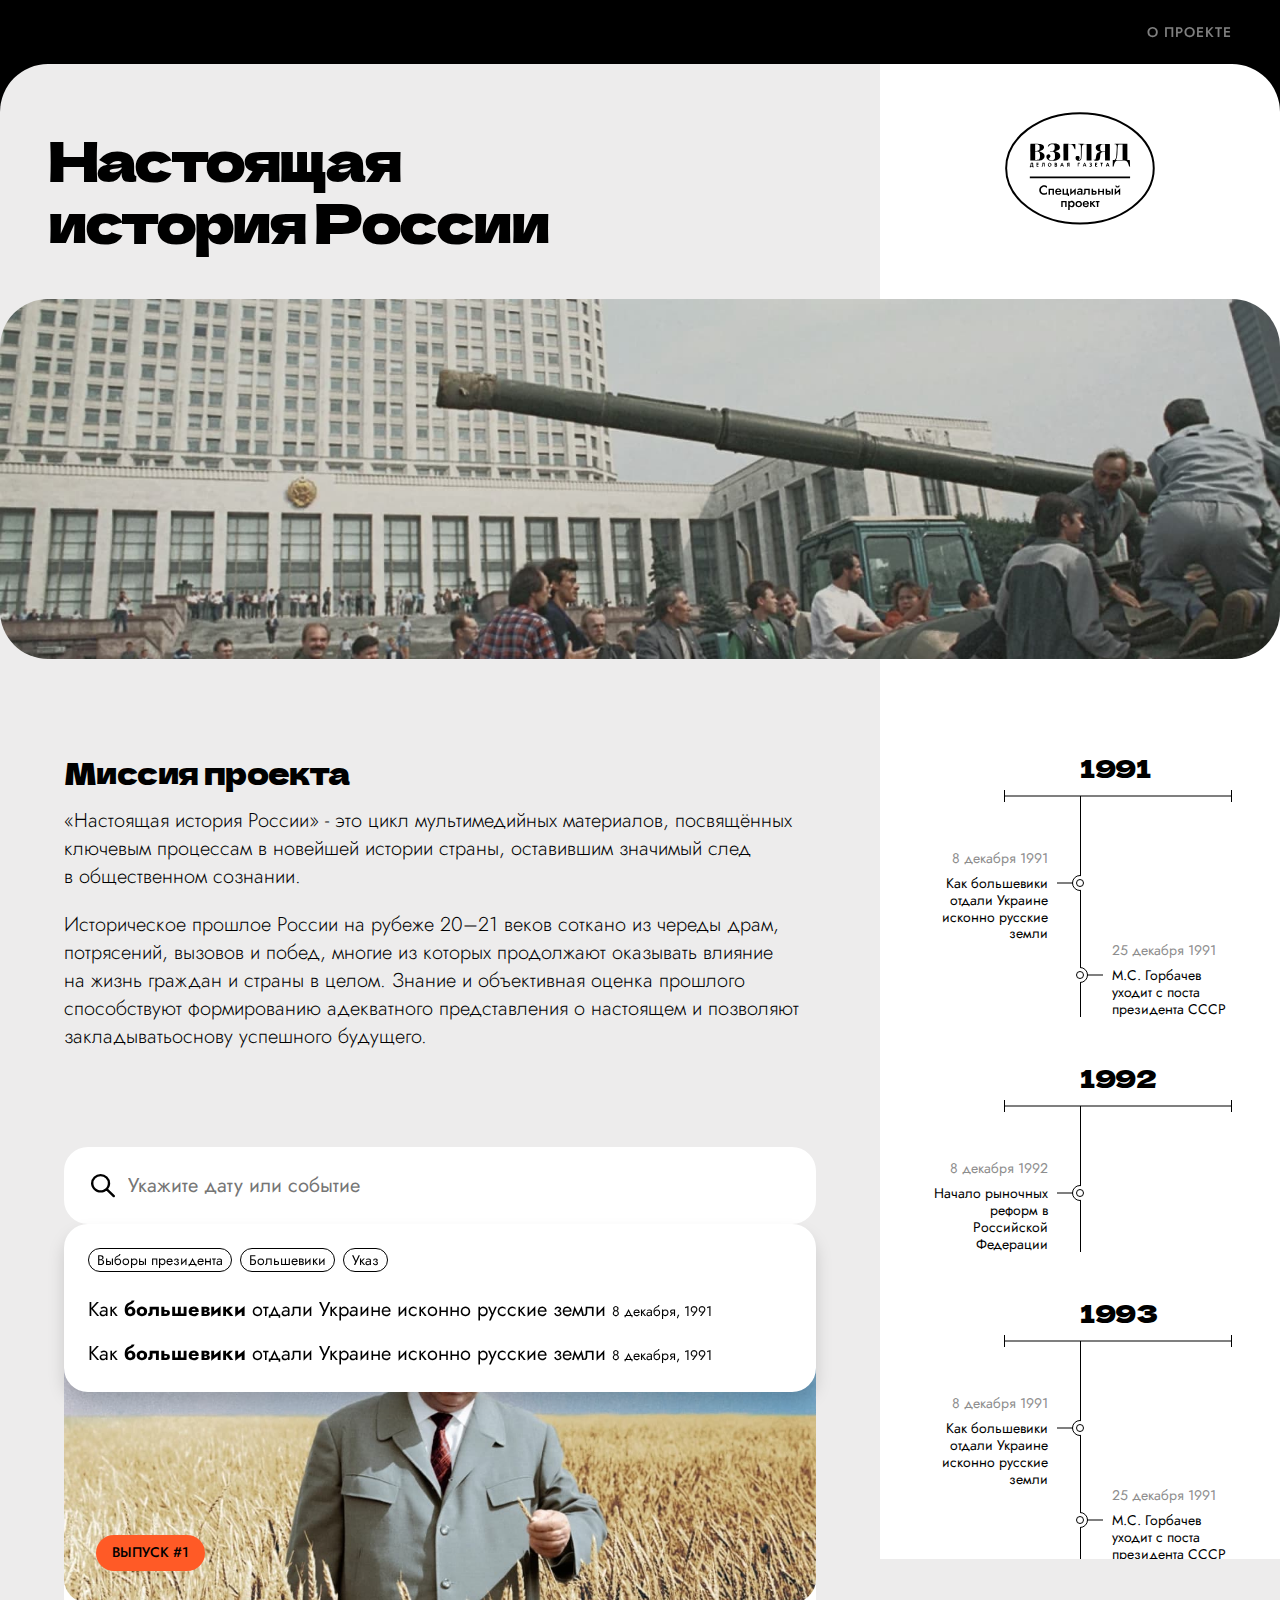
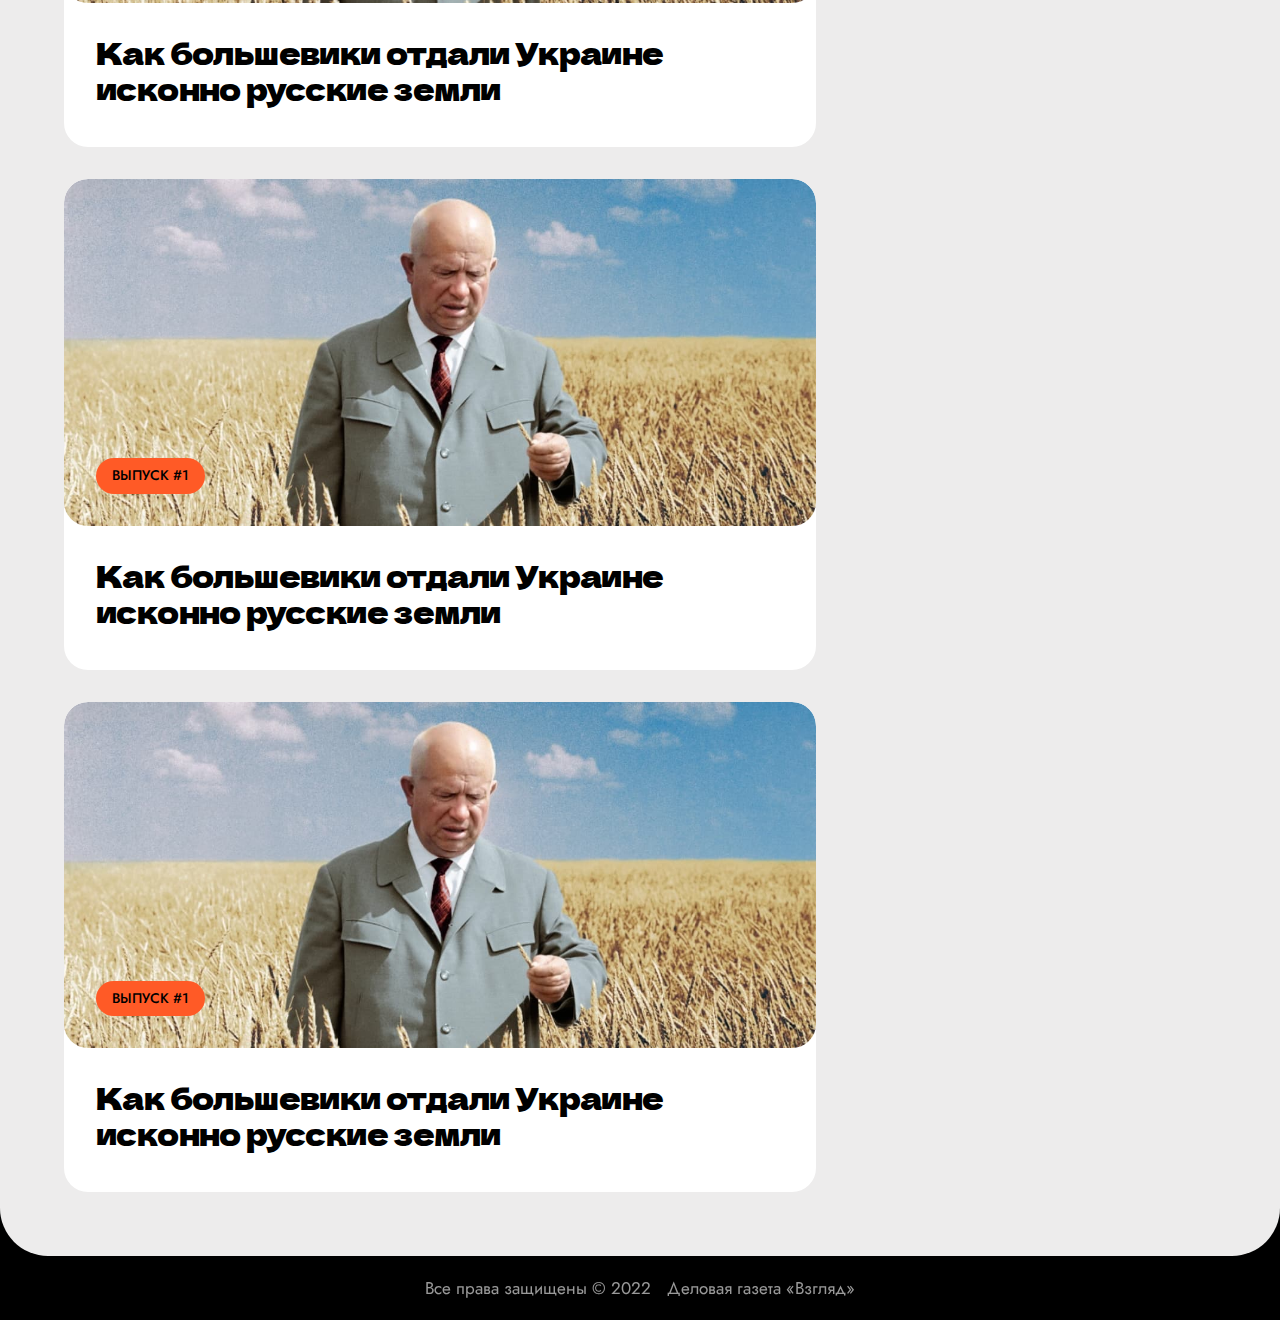
<file: index.html>
<html lang="en">

<head>
  <meta name="referrer" content="origin" />
  <meta name="viewport" content="width=device-width, initial-scale=1.0, viewport-fit=cover" />
  <title>Настоящая история России</title>
  <!-- <meta property="og:type" content="website" />
    <meta property="og:site_name" content="mind.pet" />
    <meta property="og:locale" content="en" />
    <meta name="twitter:card" content="summary_large_image" />
    <meta name="twitter:site" content="@mindpetapp" />
    <meta
      name="description"
      content="Evidence based mental health through gaming. Mindpet is a gaming world for self-care. Meet your Mindpet and join our community."
    />
    <meta property="og:title" content="mind.pet" />
    <meta property="og:url" content="https://mind.pet/" />
    <meta property="og:image" content="/images/og.png" />
    <meta property="og:image:width" content="1200" />
    <meta property="og:image:height" content="630" />
    <meta
      property="og:description"
      content="Evidence based mental health through gaming. Mindpet is a gaming world for self-care. Meet your Mindpet and join our community."
    />
    <meta name="twitter:title" content="mind.pet" />
    <meta name="twitter:url" content="https://mind.pet/" />
    <meta name="twitter:image" content="/images/og.png" />
    <meta name="twitter:image:width" content="1200" />
    <meta name="twitter:image:height" content="630" />
    <meta
      name="twitter:description"
      content="Evidence based mental health through gaming. Mindpet is a gaming world for self-care. Meet your Mindpet and join our community."
    />
    <link rel="image_src" href="/images/og.png" />
    <link rel="canonical" href="https://mind.pet/" /> -->
  <link href="/index.css" rel="stylesheet" />
  <link rel="shortcut icon" href="/images/favicon.ico" />
  <link rel="preconnect" href="https://fonts.googleapis.com" />
  <link rel="preconnect" href="https://fonts.gstatic.com" crossorigin />
  <link
    href="https://fonts.googleapis.com/css2?family=Jost:ital,wght@0,300;0,400;0,500;0,600;1,400&display=swap&subset=cyrillic"
    rel="stylesheet" />

  <script src="/index.js" type="text/javascript"></script>
</head>

<body>
  <div class="body-wrapper">
    <nav class="nav-homepage">
      <a class="home" href="/">Настоящая история России</a>
      <a class="about" href="/about">О проекте</a>
    </nav>
    <main>
      <header class="intro">
        <h1>Настоящая<br />история России</h1>
        <a href="https://vz.ru/" target="_blank" class="logo"><img src="/images/logo.svg" /></a>
        <div class="image"><img src="/images/home_main_photo.jpeg" /></div>
      </header>
      <div class="cols">
        <div class="col col-left">
          <!-- mission -->
          <section class="mission">
            <h2>Миссия проекта</h2>
            <div>
              <p>
                «Настоящая история России» - это цикл мультимедийных материалов, посвящённых ключевым процессам
                в новейшей
                истории страны, оставившим значимый след в общественном сознании.
              </p>
              <p>
                Историческое прошлое России на рубеже 20–21 веков соткано из череды драм, потрясений, вызовов и побед,
                многие из которых продолжают оказывать влияние на жизнь граждан и страны в целом. Знание и объективная
                оценка прошлого способствуют формированию адекватного представления о настоящем и позволяют
                закладыватьоснову успешного будущего.
              </p>
            </div>
          </section>
          <!-- search -->
          <section class="search">
            <div class="wrapper">
              <div class="image"><img src="/images/search.svg" /></div>
              <input placeholder="Укажите дату или событие" />
              <div class="suggestions">
                <div class="tags">
                  <a class="tag" href="#">Выборы президента</a>
                  <a class="tag" href="#">Большевики</a>
                  <a class="tag" href="#">Указ</a>
                </div>
                <div class="results">
                  <a class="result" href="#">
                    <span class="title">Как <b>большевики</b> отдали Украине исконно русские
                      земли</span>
                    <span class="date">8 декабря, 1991</span>
                  </a>
                  <a href="#" class="result">
                    <span class="title">Как <b>большевики</b> отдали Украине исконно русские
                      земли</span>
                    <span class="date">8 декабря, 1991</span>
                  </a>
                </div>
              </div>
            </div>
          </section>
          <!-- post-list -->
          <section class="post-list">
            <article class="post-item">
              <a href="/post/" class="event">
                <div class="image"><img src="/images/hr.jpeg" />
                  <div class="issue-number">Выпуск #1</div>
                </div>
                <h2>Как большевики отдали Украине исконно русские земли</h2>
              </a>
            </article>
            <article class="post-item">
              <a href="/post/" class="event">
                <div class="image"><img src="/images/hr.jpeg" />
                  <div class="issue-number">Выпуск #1</div>
                </div>
                <h2>Как большевики отдали Украине исконно русские земли</h2>
              </a>
            </article>
            <article class="post-item">
              <a href="/post/" class="event">
                <div class="image"><img src="/images/hr.jpeg" />
                  <div class="issue-number">Выпуск #1</div>
                </div>
                <h2>Как большевики отдали Украине исконно русские земли</h2>
              </a>
            </article>
          </section>
          <!-- post-grid -->

        </div>

        <div class="col col-right">
          <!-- timeline -->
          <section class="timeline">
            <div class="year">
              <h3>1991</h3>
              <div class="horizontal-sep"></div>
              <a href="/post/" class="event">
                <div class="date">8 декабря 1991</div>
                <div class="title">
                  <span class="circle"><span class="line"></span></span><span>Как большевики отдали Украине исконно
                    русские земли</span>
                </div>
              </a>
              <a href="/post/" class="event">
                <div class="date">25 декабря 1991</div>
                <div class="title">
                  <span class="circle"><span class="line"></span></span><span>М.С. Горбачев уходит с поста президента
                    СССР</span>
                </div>
              </a>
            </div>
            <div class="year">
              <h3>1992</h3>
              <div class="horizontal-sep"></div>
              <a href="/post/" class="event">
                <div class="date">8 декабря 1992</div>
                <div class="title">
                  <span class="circle"><span class="line"></span></span><span>Начало рыночных реформ в Российской
                    Федерации</span>
                </div>
              </a>
            </div>
            <div class="year">
              <h3>1993</h3>
              <div class="horizontal-sep"></div>
              <a href="/post/" class="event">
                <div class="date">8 декабря 1991</div>
                <div class="title">
                  <span class="circle"><span class="line"></span></span><span>Как большевики отдали Украине исконно
                    русские земли</span>
                </div>
              </a>
              <a href="/post/" class="event">
                <div class="date">25 декабря 1991</div>
                <div class="title">
                  <span class="circle"><span class="line"></span></span><span>М.С. Горбачев уходит с поста президента
                    СССР</span>
                </div>
              </a>
              <a href="/post/" class="event">
                <div class="date">8 декабря 1991</div>
                <div class="title">
                  <span class="circle"><span class="line"></span></span><span>Как большевики отдали Украине исконно
                    русские земли</span>
                </div>
              </a>
              <a href="/post/" class="event">
                <div class="date">8 декабря 1991</div>
                <div class="title">
                  <span class="circle"><span class="line"></span></span><span>Как большевики отдали Украине исконно
                    русские земли</span>
                </div>
              </a>
              <a href="/post/" class="event">
                <div class="date">25 декабря 1991</div>
                <div class="title">
                  <span class="circle"><span class="line"></span></span><span>М.С. Горбачев уходит с поста президента
                    СССР</span>
                </div>
              </a>
              <a href="/post/" class="event">
                <div class="date">8 декабря 1991</div>
                <div class="title">
                  <span class="circle"><span class="line"></span></span><span>Как большевики отдали Украине исконно
                    русские земли</span>
                </div>
              </a>
            </div>
            <div class="year">
              <h3>1994</h3>
              <div class="horizontal-sep"></div>
              <a href="/post/" class="event">
                <div class="date">8 декабря 1991</div>
                <div class="title">
                  <span class="circle"><span class="line"></span></span><span>Как большевики отдали Украине исконно
                    русские земли</span>
                </div>
              </a>
              <a href="/post/" class="event">
                <div class="date">25 декабря 1991</div>
                <div class="title">
                  <span class="circle"><span class="line"></span></span><span>М.С. Горбачев уходит с поста президента
                    СССР</span>
                </div>
              </a>
              <a href="/post/" class="event">
                <div class="date">8 декабря 1991</div>
                <div class="title">
                  <span class="circle"><span class="line"></span></span><span>Как большевики отдали Украине исконно
                    русские земли</span>
                </div>
              </a>
              <a href="/post/" class="event">
                <div class="date">8 декабря 1991</div>
                <div class="title">
                  <span class="circle"><span class="line"></span></span><span>Как большевики отдали Украине исконно
                    русские земли</span>
                </div>
              </a>
              <a href="/post/" class="event">
                <div class="date">25 декабря 1991</div>
                <div class="title">
                  <span class="circle"><span class="line"></span></span><span>М.С. Горбачев уходит с поста президента
                    СССР</span>
                </div>
              </a>
              <a href="/post/" class="event">
                <div class="date">8 декабря 1991</div>
                <div class="title">
                  <span class="circle"><span class="line"></span></span><span>Как большевики отдали Украине исконно
                    русские земли</span>
                </div>
              </a>
            </div>
          </section>
        </div>
      </div>
      <div class="timeline-button">
        <img src="/images/timeline_button.svg" />
        <img src="/images/timeline_button_active.svg" />
      </div>
    </main>
    <footer><span>Все права защищены © 2022</span><span>Деловая газета «Взгляд»</span></footer>
  </div>
</body>

</html>
</file>
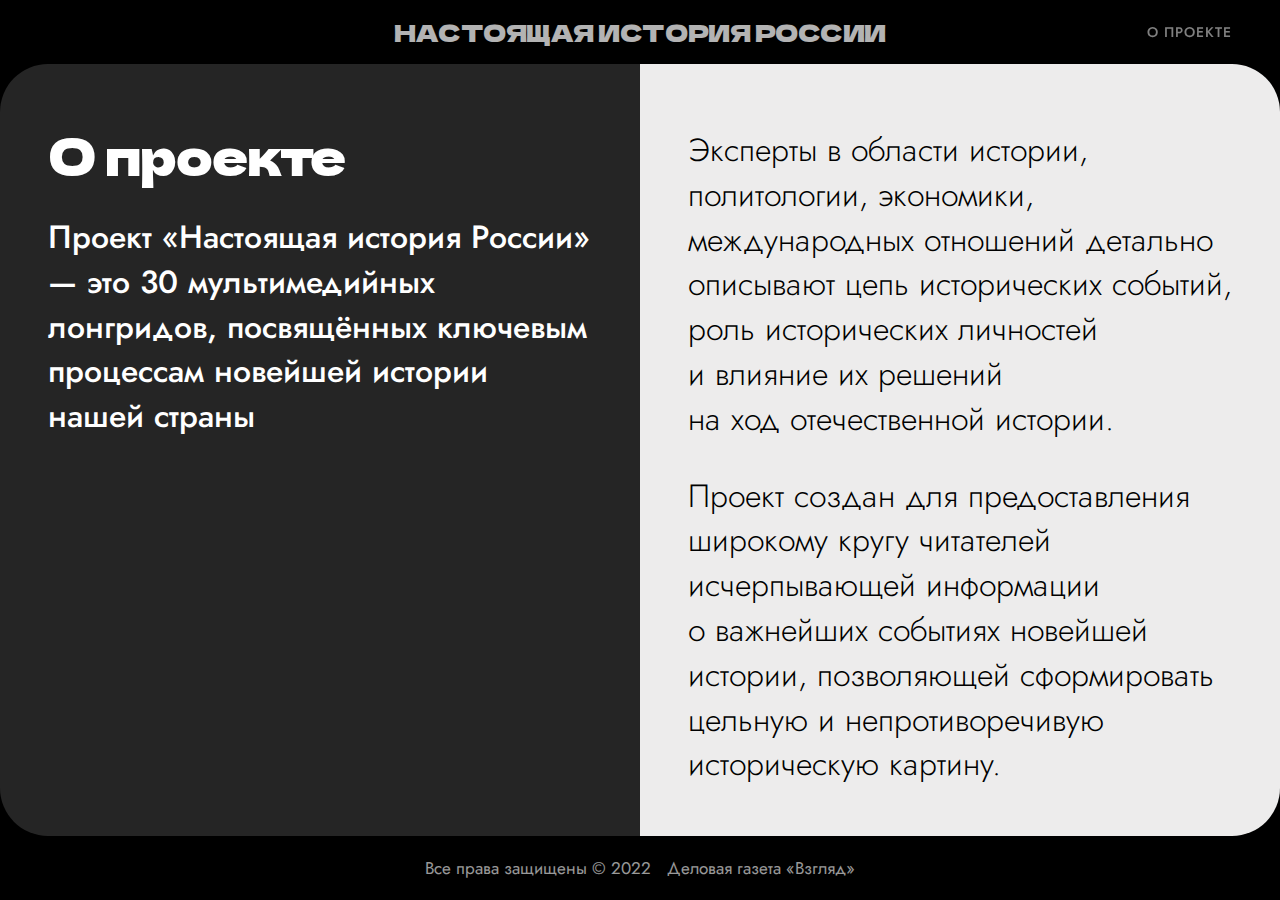
<file: about/index.html>
<html lang="en">

<head>
  <meta name="referrer" content="origin" />
  <meta name="viewport" content="width=device-width, initial-scale=1.0, viewport-fit=cover" />
  <title>Настоящая история России</title>
  <link href="/index.css" rel="stylesheet" />
  <link rel="shortcut icon" href="/images/favicon.ico" />
  <link rel="preconnect" href="https://fonts.googleapis.com" />
  <link rel="preconnect" href="https://fonts.gstatic.com" crossorigin />
  <link
    href="https://fonts.googleapis.com/css2?family=Jost:ital,wght@0,300;0,400;0,500;0,600;1,400&display=swap&subset=cyrillic"
    rel="stylesheet" />
  <script src="/index.js"></script>
</head>

<body>
  <div class="body-wrapper">
    <nav>
      <a class="home" href="/">Настоящая история России</a>
      <a class="about" href="/about">О проекте</a>
    </nav>
    <main>
      <section class="page-about">
        <div>
          <h1>О проекте</h1>
          <p>Проект «Настоящая история России» — это 30 мультимедийных лонгридов, посвящённых ключевым процессам
            новейшей истории нашей страны</p>
        </div>
        <div>
          <p>Эксперты в области истории, политологии, экономики, международных отношений детально описывают цепь
            исторических событий, роль исторических личностей и влияние их решений на ход отечественной истории.</p>
          <p>Проект создан для предоставления широкому кругу читателей исчерпывающей информации о важнейших событиях
            новейшей
            истории, позволяющей сформировать цельную и непротиворечивую историческую картину.</p>
        </div>
      </section>
    </main>
    <footer><span>Все права защищены © 2022</span><span>Деловая газета «Взгляд»</span></footer>
  </div>
</body>

</html>
</file>
<file: index.css>
@font-face{font-family:"Dela Gothic One";src:url("/fonts/delagothicone-regular-webfont.woff2") format("woff2"),url("/fonts/delagothicone-regular-webfont.woff") format("woff");font-weight:normal;font-style:normal}.post-header{color:var(--color-white)}@media only screen and (min-width: 768px){.post-header{display:flex;flex-wrap:wrap;position:relative;background:var(--color-grey-darkest)}}.post-header .title{position:relative;z-index:1;background:var(--color-grey-darkest);border-radius:24px;padding:16px;overflow:hidden;margin-top:-24px}@media only screen and (min-width: 768px){.post-header .title{margin:0;border-bottom-right-radius:0;padding:32px;width:50%}}@media only screen and (min-width: 1024px){.post-header .title{padding:96px 64px;border-radius:48px;border-bottom-right-radius:0}}@media only screen and (min-width: 1440px){.post-header .title{padding:96px 80px;border-radius:80px;border-bottom-right-radius:0}}.post-header .title .copyright{order:0;opacity:0.6;font-size:12px;margin-bottom:48px}@media only screen and (min-width: 768px){.post-header .title .copyright{font-size:14px;margin-bottom:96px}}.post-header .title h1{font-size:24px;color:var(--color-grey)}@media only screen and (min-width: 768px){.post-header .title h1{font-size:36px}}@media only screen and (min-width: 1024px){.post-header .title h1{font-size:40px}}@media only screen and (min-width: 1440px){.post-header .title h1{font-size:58px}}@media only screen and (min-width: 1920px){.post-header .title h1{font-size:64px}}.post-header .image{background:var(--color-grey-darkest)}@media only screen and (min-width: 768px){.post-header .image{position:absolute;right:0;left:calc(50% - 16px * 3);order:1;height:100%}}@media only screen and (min-width: 1440px){.post-header .image{left:calc(50% - 16px * 5)}}@media only screen and (min-width: 768px){.post-header .image img{object-fit:cover;height:100%}}.post-body{padding:16px}@media only screen and (min-width: 768px){.post-body{padding:32px}}@media only screen and (min-width: 1024px){.post-body{padding:96px 64px;padding-bottom:64px}}@media only screen and (min-width: 1440px){.post-body{padding:96px 80px}}.post-body>*:last-child{margin-bottom:0}.post-body>p{font-weight:300}.post-body>p b{font-weight:500}.post-body>p a{color:var(--color-orange);border-bottom:1px solid var(--color-orange)}.post-body>p a:visited{color:var(--color-orange-dark);border-color:var(--color-orange-dark)}@media (hover: hover){.post-body>p a:hover{border:0}}.post-body>h2{margin-top:32px;margin-bottom:16px;font-size:24px;line-height:1.1}@media only screen and (min-width: 768px){.post-body>h2{font-size:30px;line-height:1.2;margin-top:48px;margin-bottom:32px}}@media only screen and (min-width: 1440px){.post-body>h2{font-size:48px}}.post-body>article{margin:32px 0}@media only screen and (min-width: 768px){.post-body>article{margin:48px 0}}.post-body blockquote{position:relative;margin:0;margin:32px 0;text-align:center;font-weight:500;border-top:2px solid var(--color-black);border-bottom:2px solid var(--color-black);padding:24px 0}@media only screen and (min-width: 768px){.post-body blockquote{margin:48px 0}.post-body blockquote:before,.post-body blockquote:after{content:" ";position:absolute;left:50%;background-color:var(--color-grey);transform:translateX(-50%);width:8px;height:8px;border:2px solid var(--color-black);border-radius:10px}.post-body blockquote:before{top:-7px}.post-body blockquote:after{bottom:-7px}}.post-body>figure{margin:32px 0}@media only screen and (min-width: 768px){.post-body>figure{margin:48px 0}}@media only screen and (min-width: 768px){.post-body>.image-grid>div{display:flex;flex-wrap:wrap;justify-content:space-between}}.post-body>.image-grid>div .image{border-radius:24px;overflow:hidden;margin-bottom:16px}@media only screen and (min-width: 1440px){.post-body>.image-grid>div .image{margin-bottom:24px}}@media only screen and (min-width: 768px){.post-body>.image-grid>div .image.col-2{width:calc(50% - 8px)}}@media only screen and (min-width: 1440px){.post-body>.image-grid>div .image.col-2{width:calc(50% - 16px)}}@media only screen and (min-width: 768px){.post-body>.image-grid>div .image.col-3{width:calc(100% / 3 - 8px)}}@media only screen and (min-width: 1440px){.post-body>.image-grid>div .image.col-3{width:calc(100% / 3 - 16px)}}.post-body>.swiper-figure>div{margin-bottom:16px;border-radius:24px}.post-body>.swiper-figure .swiper-button-next,.post-body>.swiper-figure .swiper-button-prev{display:none;background-color:var(--color-grey);width:60px !important;height:60px !important;border-radius:100px}@media only screen and (min-width: 768px){.post-body>.swiper-figure .swiper-button-next,.post-body>.swiper-figure .swiper-button-prev{display:flex}}.post-body>.swiper-figure .swiper-button-next:after,.post-body>.swiper-figure .swiper-button-prev:after{color:var(--color-black);font-size:20px !important}.post-body>.swiper-figure .swiper-button-next{right:-28px !important}.post-body>.swiper-figure .swiper-button-next:after{margin-left:-8px !important}.post-body>.swiper-figure .swiper-button-prev{left:-28px !important}.post-body>.swiper-figure .swiper-button-prev:after{margin-right:-8px !important}.post-body>.swiper-figure .swiper-pagination-bullet.swiper-pagination-bullet-active{background:var(--color-black) !important}.post-body>.swiper-figure .swiper-pagination{position:static !important}.post-body>.iframe-resizer>div{border-radius:24px;overflow:hidden;margin-bottom:16px}.post-body>.iframe-resizer>div iframe{display:block;border:0;width:100%}.post-body>.image>div{border-radius:24px;overflow:hidden;margin-bottom:16px}.post-body figcaption{opacity:0.6;font-style:italic;text-align:center;font-size:14px}@media only screen and (min-width: 1024px){.post-body figcaption{font-size:18px}}@media only screen and (min-width: 1440px){.post-body figcaption{font-size:21px}}@media only screen and (min-width: 1920px){.post-body figcaption{font-size:24px}}.post-body>.quote-with-avatar{position:relative;background-color:var(--color-white);border-radius:24px;padding:24px 16px}@media only screen and (min-width: 768px){.post-body>.quote-with-avatar{display:flex;flex-wrap:wrap;padding:48px}}.post-body>.quote-with-avatar .icon{position:absolute;right:24px}@media only screen and (min-width: 768px){.post-body>.quote-with-avatar .icon{right:48px}}.post-body>.quote-with-avatar .image{width:60px;height:60px;border-radius:60px;overflow:hidden;margin-bottom:8px}@media only screen and (min-width: 768px){.post-body>.quote-with-avatar .image{width:100px;height:100px}}.post-body>.quote-with-avatar .image>img{height:100%;object-fit:cover}.post-body>.quote-with-avatar .info{width:calc(100% - 60px)}@media only screen and (min-width: 768px){.post-body>.quote-with-avatar .info{width:calc(100% - 100px);padding-left:24px}}.post-body>.quote-with-avatar .info .name{font-weight:600}.post-body>.quote-with-avatar .info .job-title{opacity:0.6;font-size:12px;margin-bottom:16px}@media only screen and (min-width: 768px){.post-body>.quote-with-avatar .info .job-title{font-size:14px}}.post-body>.quote-with-avatar .info .quote{font-style:italic;font-weight:400}.related h2{padding:0 16px;margin-bottom:16px;font-size:24px;line-height:1.1}@media only screen and (min-width: 768px){.related h2{padding:0 32px;font-size:30px;line-height:1.2}}@media only screen and (min-width: 1024px){.related h2{padding:0 64px}}@media only screen and (min-width: 1440px){.related h2{padding:0 80px;font-size:48px}}.timeline{display:none;background:var(--color-white);overflow-y:auto;height:100vh;width:100%;padding:96px 16px}@media only screen and (min-width: 1024px){.timeline{display:block;padding:96px 48px;padding-bottom:128px;-ms-overflow-style:none;scrollbar-width:none}}@media only screen and (min-width: 1024px){.timeline::-webkit-scrollbar{display:none}}.timeline.active{position:fixed;z-index:1;top:0;right:0;bottom:0;display:block;padding-bottom:128px}@media only screen and (min-width: 768px){.timeline.active{width:50%}}.timeline.fixed{position:fixed;top:0;width:auto}.timeline>.year{position:relative;margin-bottom:48px}.timeline>.year:last-child{margin-bottom:0}.timeline>.year>h3{position:relative;z-index:1;background:var(--color-white);padding-left:50%;padding-bottom:8px}.timeline>.year:before{content:"";position:absolute;left:50%;top:0;width:1px;height:100%;background-color:var(--color-black)}.timeline>.year>.horizontal-sep{position:relative;height:12px;border-left:1px solid var(--color-black);border-right:1px solid var(--color-black);margin-left:25%;margin-bottom:48px}.timeline>.year>.horizontal-sep:before{content:"";position:absolute;top:50%;left:0;z-index:1;width:100%;transform:translateY(-50%);height:1px;background-color:var(--color-black)}.timeline>.year>.horizontal-sep:after{content:"";position:absolute;top:0;left:0;width:100%;height:50%;background-color:var(--color-white)}.timeline>.year>.event{display:block;font-size:12px;line-height:1.2}@media only screen and (min-width: 1024px){.timeline>.year>.event{font-size:14px}}@media (hover: hover){.timeline>.year>.event:hover .title{color:var(--color-orange)}.timeline>.year>.event:hover .circle:before{background-color:var(--color-orange);border-color:var(--color-orange)}}.timeline>.year>.event:nth-child(odd){text-align:right;padding-right:50%;margin-right:32px}.timeline>.year>.event:nth-child(odd) .circle .line{left:-16px}.timeline>.year>.event:nth-child(odd) .circle::after{left:calc(50% + 1px)}.timeline>.year>.event:nth-child(even){padding-left:50%;margin-left:32px}.timeline>.year>.event:nth-child(even) .circle .line{right:-16px}.timeline>.year>.event:nth-child(even) .circle::after{right:50%}.timeline>.year>.event>.date{color:var(--color-grey-dark);margin-bottom:8px}.timeline>.year>.event>.title{color:var(--color-black)}.timeline>.year>.event .circle{position:absolute;left:50%;transform:translateX(-50%);background:var(--color-white);border-radius:16px;border:1px solid var(--color-black);width:16px;height:16px}.timeline>.year>.event .circle .line{position:absolute;z-index:1;top:50%;transform:translateY(-50%);height:1px;width:16px;background-color:var(--color-black)}.timeline>.year>.event .circle:after{content:" ";position:absolute;width:100%;height:calc(100% + 2px);margin-top:-1px;background:var(--color-white)}.timeline>.year>.event .circle:before{position:absolute;z-index:1;top:50%;left:50%;content:"";border-radius:6px;border:1px solid var(--color-black);width:6px;height:6px;transform:translate(-50%, -50%)}@media only screen and (min-width: 768px){.page-about{display:flex;flex-wrap:wrap;height:calc(100vh - 64px * 2);overflow-y:auto}}.page-about div{padding:32px 16px}@media only screen and (min-width: 768px){.page-about div{width:50%;padding:32px}}@media only screen and (min-width: 1024px){.page-about div{padding:48px;padding-top:64px}}@media only screen and (min-width: 1440px){.page-about div{padding:64px}}.page-about div:first-child{border-bottom-left-radius:24px;border-bottom-right-radius:24px;background-color:var(--color-grey-darkest);color:var(--color-white)}@media only screen and (min-width: 768px){.page-about div:first-child{border-radius:0}}.page-about div:first-child p{margin-bottom:0;font-weight:500}.page-about div:last-child{font-weight:300}@media only screen and (min-width: 768px){.page-about p{font-size:24px}}@media only screen and (min-width: 1024px){.page-about p{font-size:32px}}.page-about h1{font-size:28px;margin-bottom:16px}@media only screen and (min-width: 768px){.page-about h1{font-size:50px;margin-bottom:32px}}@media only screen and (min-width: 1440px){.page-about h1{font-size:80px}}@media only screen and (min-width: 1920px){.page-about h1{font-size:90px}}.post-list{padding:16px}@media only screen and (min-width: 768px){.post-list{padding:32px}}@media only screen and (min-width: 1024px){.post-list{padding:64px;padding-top:32px}}@media only screen and (min-width: 1440px){.post-list{padding:80px;padding-top:32px}}@media only screen and (min-width: 768px){.post-list .post-item,.post-body .post-item{border-radius:24px;margin-bottom:32px}}.post-list .post-item:last-child,.post-body .post-item:last-child{margin-bottom:0}@media only screen and (min-width: 768px){.post-list .post-item .image,.post-body .post-item .image{border-radius:24px}}@media only screen and (min-width: 768px){.post-list .post-item .image .issue-number,.post-body .post-item .image .issue-number{left:32px;bottom:32px;font-size:14px;padding:8px 16px}}@media only screen and (min-width: 768px){.post-list .post-item h2,.post-body .post-item h2{padding:32px;font-size:30px;line-height:1.2}}.post-grid{padding:16px}@media only screen and (min-width: 768px){.post-grid{display:flex;flex-wrap:wrap;justify-content:space-between;padding:32px}}@media only screen and (min-width: 1024px){.post-grid{padding:64px;padding-top:32px}}@media only screen and (min-width: 1440px){.post-grid{padding:80px;padding-top:32px}}@media only screen and (min-width: 768px){.post-grid .post-item{width:calc(50% - 12px);margin-bottom:24px}}@media only screen and (min-width: 1440px){.post-grid .post-item{width:calc(100% / 3 - 12px)}}.post-item{background-color:var(--color-white);border-radius:16px;overflow:hidden;margin-bottom:16px}.post-item a{display:block;color:var(--color-black)}@media (hover: hover){.post-item a:hover{opacity:0.8}}.post-item .image{position:relative;border-radius:16px;overflow:hidden}.post-item .image .issue-number{position:absolute;left:16px;bottom:16px;background-color:var(--color-orange);font-weight:500;text-transform:uppercase;border-radius:100px;padding:4px 10.6666666667px;font-size:12px}.post-item h2{padding:24px;margin-bottom:8px;font-size:17px;line-height:1.3}:root{--grid: 20px;--color-black: #000;--color-white: #fff;--color-grey: #edecec;--color-grey-dark: #8d8d8d;--color-grey-darkest: #252525;--color-orange: #ff5a26;--color-orange-dark: #a92800}*{box-sizing:border-box}html,body{margin:0;padding:0}body{background:var(--color-black);margin:0;padding:0;font-family:"Jost",sans-serif;text-rendering:optimizeLegibility;-webkit-font-smoothing:antialiased;font-size:18px;line-height:1.4}@media only screen and (min-width: 768px){body{font-size:21px}}@media only screen and (min-width: 1440px){body{font-size:24px}}@media only screen and (min-width: 1920px){body{font-size:32px}}body>.body-wrapper{margin:auto;max-width:1920px}body.disable-touch-scroll{touch-action:none}@media (hover: hover){body.disable-touch-scroll{overflow:hidden}}a{text-decoration:none}p{margin-top:0}img{display:block;width:100%}h1,h2,h3,h4{margin:0;font-family:"Dela Gothic One",cursive;font-weight:400;line-height:1.1;letter-spacing:-0.02em}.medium-zoom-overlay{z-index:9999}.image-zoomable{z-index:99999}.timeline-button{position:fixed;z-index:2;bottom:16px;right:16px;width:80px}@media only screen and (min-width: 768px){.timeline-button{bottom:32px;right:32px}}@media only screen and (min-width: 1024px){.timeline-button{display:none}}.timeline-button img:last-child{display:none}.timeline-button.active img:first-child{display:none}.timeline-button.active img:last-child{display:block}.timeline-button img{-webkit-filter:drop-shadow(0px 10px 24px rgba(0,0,0,0.15));filter:drop-shadow(0px 10px 24px rgba(0,0,0,0.15))}nav{position:fixed;z-index:999;display:flex;flex-wrap:wrap;justify-content:center;align-items:center;text-transform:uppercase;padding:8px 16px;height:64px;width:100%;max-width:1920px;background:var(--color-black)}@media only screen and (min-width: 768px){nav{justify-content:flex-end;padding:24px 32px}}@media only screen and (min-width: 1024px){nav{padding:24px 48px}}@media only screen and (min-width: 1440px){nav{padding:24px 80px}}nav::before{content:"";box-shadow:-24px 0 0 var(--color-black);width:48px;border-top-left-radius:24px;height:48px;bottom:-48px;left:0;position:absolute;background-color:transparent;pointer-events:none}@media only screen and (min-width: 1024px){nav::before{box-shadow:-48px 0 0 var(--color-black);width:96px;border-top-left-radius:48px;height:96px;bottom:-96px}}@media only screen and (min-width: 1440px){nav::before{box-shadow:-80px 0 0 var(--color-black);width:160px;border-top-left-radius:80px;height:160px;bottom:-160px}}nav::after{content:"";box-shadow:0 -24px 0 var(--color-black);width:48px;border-top-right-radius:24px;height:48px;bottom:-48px;right:0;position:absolute;z-index:-1;background-color:transparent;pointer-events:none}@media only screen and (min-width: 1024px){nav::after{box-shadow:0 -48px 0 var(--color-black);width:96px;border-top-right-radius:48px;height:96px;bottom:-96px}}@media only screen and (min-width: 1440px){nav::after{box-shadow:0 -80px 0 var(--color-black);width:160px;border-top-right-radius:80px;height:160px;bottom:-160px}}nav a{justify-content:center;align-items:center;text-align:center;width:100%;line-height:1}@media only screen and (min-width: 768px){nav a{width:auto}}@media (hover: hover){nav a:hover{opacity:1;color:var(--color-orange)}}nav.nav-homepage{justify-content:flex-end}nav.nav-homepage .home{opacity:0;visibility:hidden;width:0}@media only screen and (min-width: 768px){nav.nav-homepage .home{display:block}}nav.nav-homepage a{width:auto}nav.logo-visible{justify-content:center}@media only screen and (min-width: 768px){nav.logo-visible{justify-content:flex-end}}nav.logo-visible .home{opacity:0.7;visibility:visible;width:auto}nav.logo-visible .home:hover{opacity:1}nav.logo-visible a{width:100%}@media only screen and (min-width: 768px){nav.logo-visible a{width:auto}}nav .home{transition:color cubic-bezier(0.66, 0, 0.07, 1) 0.3s,opacity cubic-bezier(0.66, 0, 0.07, 1) 0.3s;font-family:"Dela Gothic One",cursive;font-weight:400;font-size:13px;letter-spacing:-0.02em;color:var(--color-white);opacity:0.7}@media only screen and (min-width: 768px){nav .home{position:absolute;left:50%;transform:translateX(-50%);font-size:18px}}@media only screen and (min-width: 1024px){nav .home{font-size:24px}}nav .about{font-family:"Jost",sans-serif;font-style:normal;font-weight:500;font-size:14px;letter-spacing:0.07em;color:var(--color-white);opacity:0.5}main{background:var(--color-grey);padding-top:64px}main .intro{position:relative}@media only screen and (min-width: 1024px){main .intro::before{content:"";position:absolute;right:0;background:var(--color-white);width:400px;height:100%}}@media only screen and (min-width: 1440px){main .intro::before{width:480px}}main .intro h1{padding:16px;padding-top:48px;font-size:28px;letter-spacing:-0.05em}@media only screen and (min-width: 768px){main .intro h1{font-size:56px;padding:32px}}@media only screen and (min-width: 1024px){main .intro h1{padding:48px;padding-top:64px}}@media only screen and (min-width: 1440px){main .intro h1{padding:64px;font-size:80px}}@media only screen and (min-width: 1920px){main .intro h1{font-size:90px}}main .intro .logo{position:absolute;right:16px;top:16px;width:83px}@media only screen and (min-width: 1024px){main .intro .logo{width:150px;top:48px;right:125px}}@media only screen and (min-width: 1440px){main .intro .logo{width:200px;right:140px;top:64px}}main .intro .image{position:relative;z-index:1;overflow:hidden;border-radius:24px;margin:16px 0}@media only screen and (min-width: 768px){main .intro .image{margin:0;border-radius:48px;height:360px}}@media only screen and (min-width: 1440px){main .intro .image{border-radius:80px;height:440px}}@media only screen and (min-width: 1920px){main .intro .image{height:500px}}@media only screen and (min-width: 768px){main .intro .image img{object-fit:cover;height:100%}}@media only screen and (min-width: 1024px){main .cols{display:flex;flex-wrap:wrap}}@media only screen and (min-width: 1024px){main .cols>.col-left{width:calc(100% - 400px)}}@media only screen and (min-width: 1440px){main .cols>.col-left{width:calc(100% - 480px)}}@media only screen and (min-width: 1024px){main .cols>.col-right{width:400px}}@media only screen and (min-width: 1440px){main .cols>.col-right{width:480px}}main .mission{padding:16px}@media only screen and (min-width: 768px){main .mission{padding:32px}}@media only screen and (min-width: 1024px){main .mission{padding:96px 64px}}@media only screen and (min-width: 1440px){main .mission{padding:96px 80px;display:flex;flex-wrap:wrap}}main .mission>h2{margin-bottom:16px;font-size:17px;line-height:1.4}@media only screen and (min-width: 768px){main .mission>h2{font-size:30px;line-height:1.2}}@media only screen and (min-width: 1440px){main .mission>h2{width:40%;padding-right:32px}}main .mission>div{font-weight:300}@media only screen and (min-width: 768px){main .mission>div{font-size:20px}}@media only screen and (min-width: 1440px){main .mission>div{width:60%;font-size:24px}}main .mission>div p:last-child{margin-bottom:0}main .search{position:relative;padding:16px}@media only screen and (min-width: 768px){main .search{padding:0 32px;padding-bottom:0}}@media only screen and (min-width: 1024px){main .search{padding:0 64px;padding-bottom:0}}@media only screen and (min-width: 1440px){main .search{padding:0 80px;padding-bottom:0}}main .search .wrapper{position:relative}main .search .wrapper .image{position:absolute;top:50%;left:16px;transform:translateY(-50%);width:24px}@media only screen and (min-width: 768px){main .search .wrapper .image{width:30px;left:24px}}main .search .wrapper input{display:flex;width:100%;font-size:1rem;font-family:"Jost",sans-serif;border:0;border-radius:16px;outline:none;box-shadow:none;resize:none;-webkit-font-smoothing:antialiased;text-rendering:optimizeLegibility;padding:16px;padding-left:48px}@media only screen and (min-width: 768px){main .search .wrapper input{border-radius:24px;padding:24px;padding-left:64px;font-size:20px}}@media only screen and (min-width: 1440px){main .search .wrapper input{font-size:24px}}main .search .wrapper input:focus::-webkit-input-placeholder{color:var(--color-black)}main .search .wrapper input:-webkit-autofill{background:var(--color-grey-dark);box-shadow:0 0 0px 1000px var(--color-grey-dark) inset;-webkit-box-shadow:0 0 0px 1000px var(--color-grey-dark) inset}main .search .wrapper>.suggestions{position:absolute;z-index:1;-webkit-filter:drop-shadow(0px 10px 8px rgba(0,0,0,0.15));filter:drop-shadow(0px 10px 8px rgba(0,0,0,0.15));background:var(--color-white);border-radius:16px;padding:16px;width:100%}@media only screen and (min-width: 768px){main .search .wrapper>.suggestions{border-radius:24px;padding:24px}}main .search .wrapper>.suggestions .tags{display:flex;flex-wrap:wrap;margin-bottom:24px}main .search .wrapper>.suggestions .tags>.tag{border:1px solid var(--color-black);border-radius:100px;padding:4px 8px;line-height:1;font-size:12px;color:var(--color-black);margin-right:8px}@media only screen and (min-width: 768px){main .search .wrapper>.suggestions .tags>.tag{font-size:14px}}main .search .wrapper>.suggestions .tags>.tag:hover{color:var(--color-white);background-color:var(--color-orange);border-color:var(--color-orange)}main .search .wrapper>.suggestions .results{width:100%}@media only screen and (min-width: 768px){main .search .wrapper>.suggestions .results{font-size:20px}}@media only screen and (min-width: 1440px){main .search .wrapper>.suggestions .results{font-size:24px}}main .search .wrapper>.suggestions .results>.result{display:block;color:var(--color-black);margin-top:16px}main .search .wrapper>.suggestions .results>.result:hover{color:var(--color-orange)}main .search .wrapper>.suggestions .results>.result>.title{line-height:1.2}main .search .wrapper>.suggestions .results>.result>.date{font-size:12px}@media only screen and (min-width: 768px){main .search .wrapper>.suggestions .results>.result>.date{font-size:14px}}footer{display:flex;flex-wrap:wrap;justify-content:center;align-items:center;position:relative;z-index:1;background-color:var(--color-black);color:var(--color-white);width:100%;font-size:14px;padding:16px;height:64px;line-height:1.2}@media only screen and (min-width: 768px){footer{font-size:17px;padding:16px 24px}}footer span{padding:0 8px;opacity:0.6}footer::before{content:"";box-shadow:-24px 0 0 var(--color-black);width:48px;border-bottom-left-radius:24px;height:48px;top:-48px;left:0;position:absolute;background-color:transparent;pointer-events:none}@media only screen and (min-width: 1024px){footer::before{box-shadow:-48px 0 0 var(--color-black);width:96px;border-bottom-left-radius:48px;height:96px;top:-96px}}@media only screen and (min-width: 1440px){footer::before{box-shadow:-80px 0 0 var(--color-black);width:160px;border-bottom-left-radius:80px;height:160px;top:-160px}}footer::after{content:"";box-shadow:24px 0 0 0 var(--color-black);width:48px;border-bottom-right-radius:24px;height:48px;top:-48px;right:0;position:absolute;background-color:transparent;pointer-events:none}@media only screen and (min-width: 1024px){footer::after{box-shadow:48px 0 0 0 var(--color-black);width:96px;border-bottom-right-radius:48px;height:96px;top:-96px}}@media only screen and (min-width: 1440px){footer::after{box-shadow:80px 0 0 0 var(--color-black);width:160px;border-bottom-right-radius:80px;height:160px;top:-160px}}
/*# sourceMappingURL=index.css.map */
</file>
